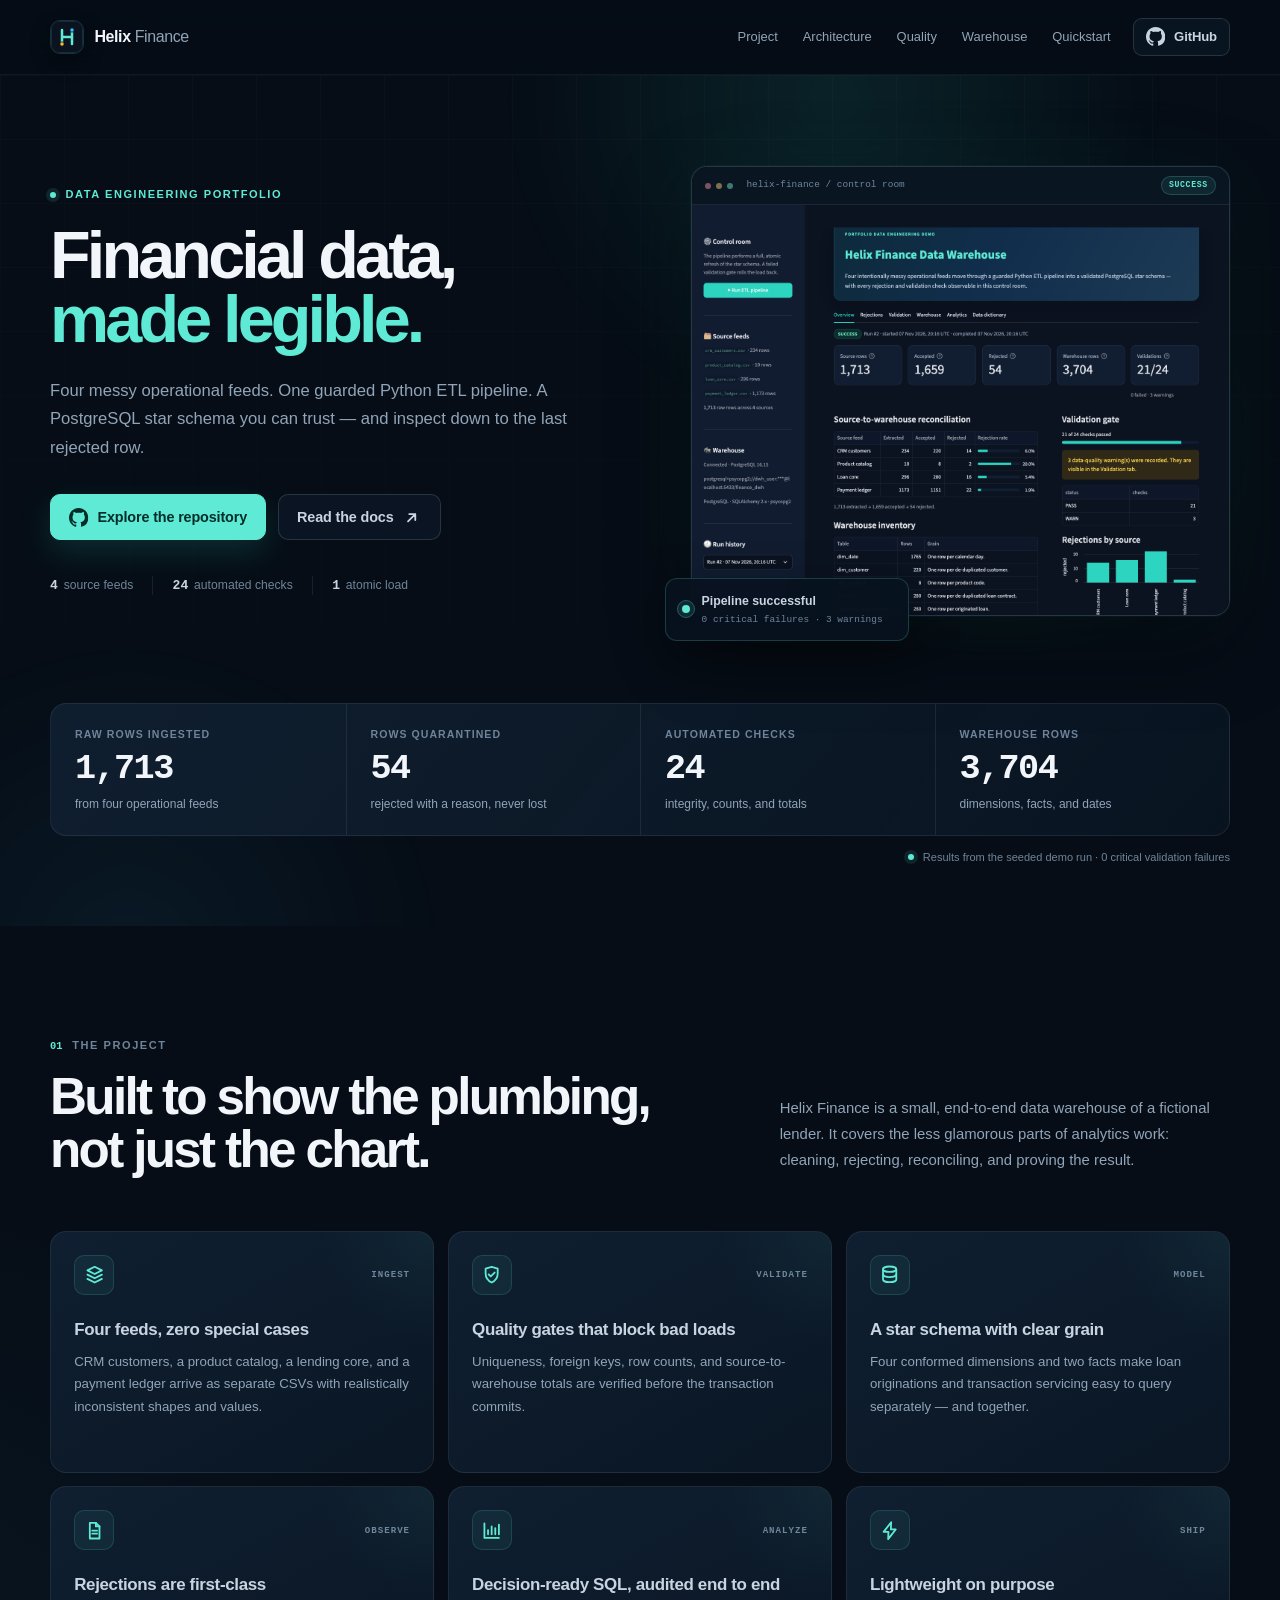
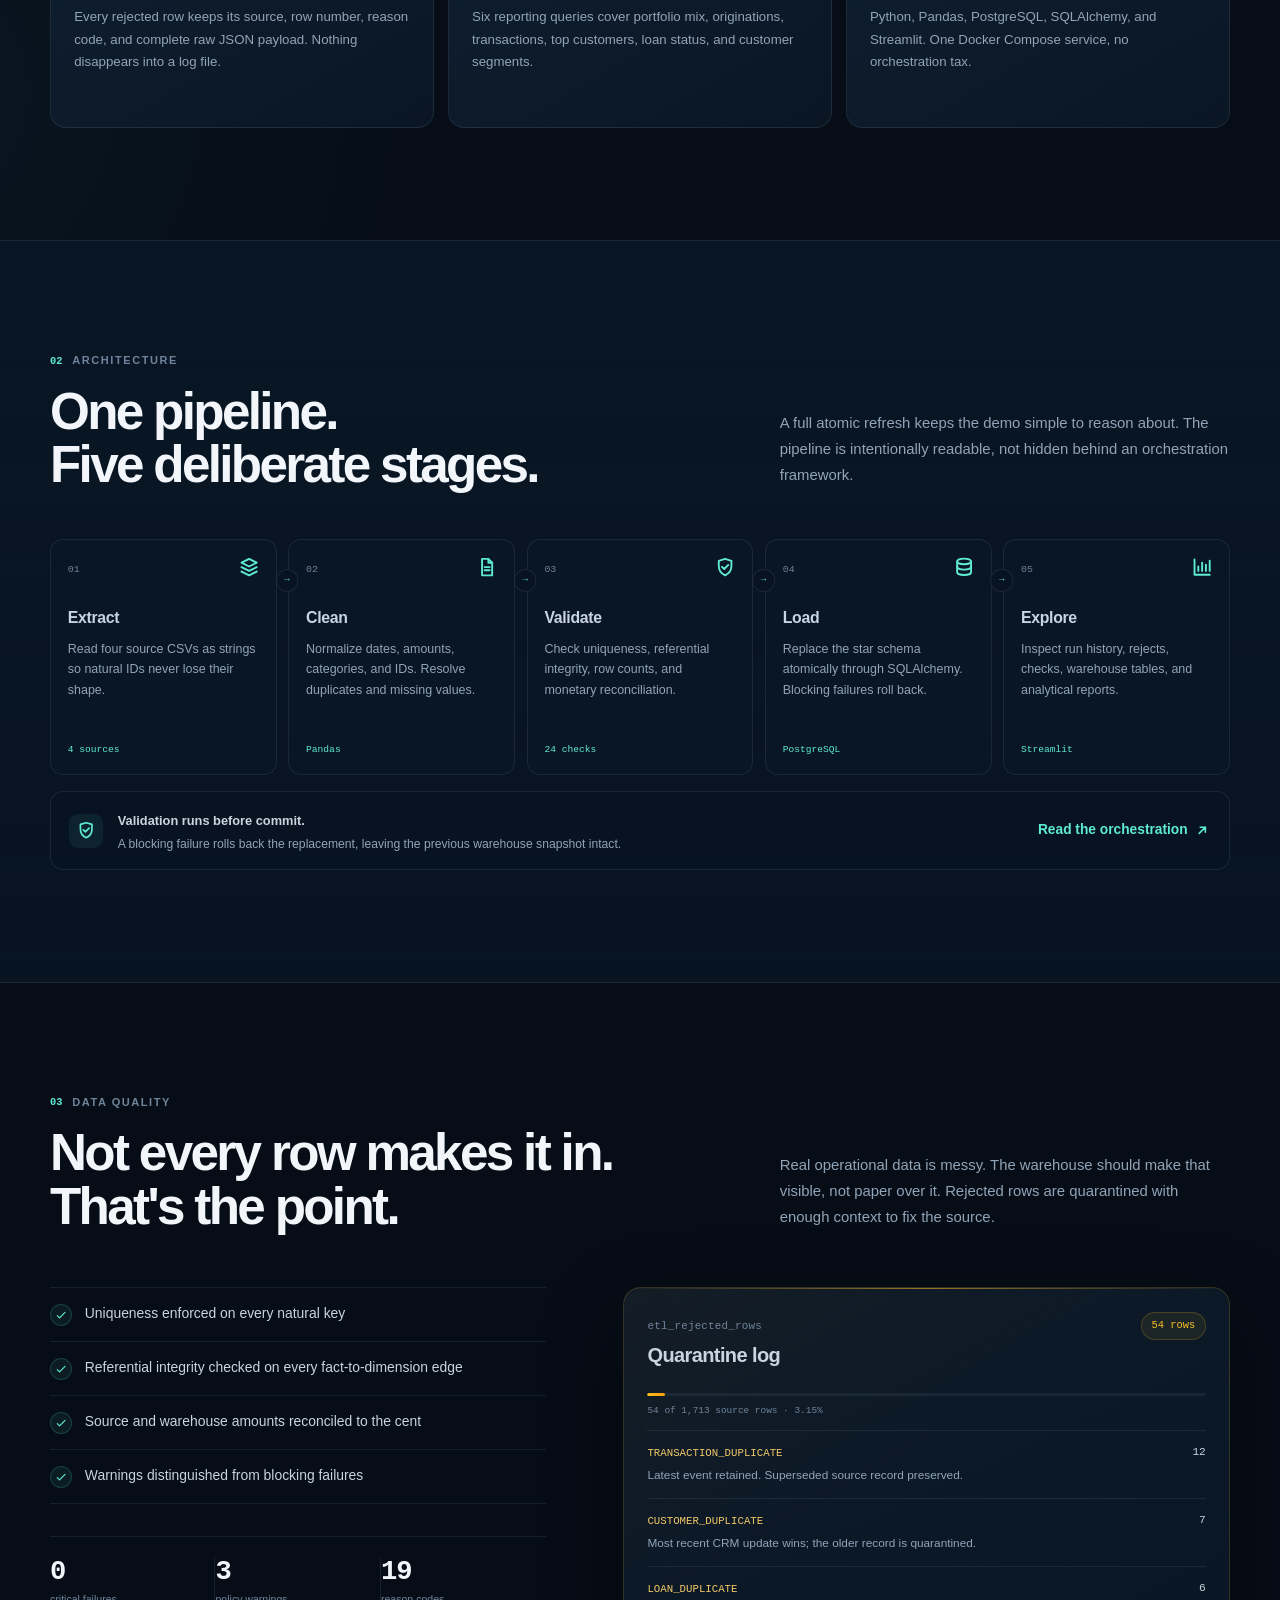
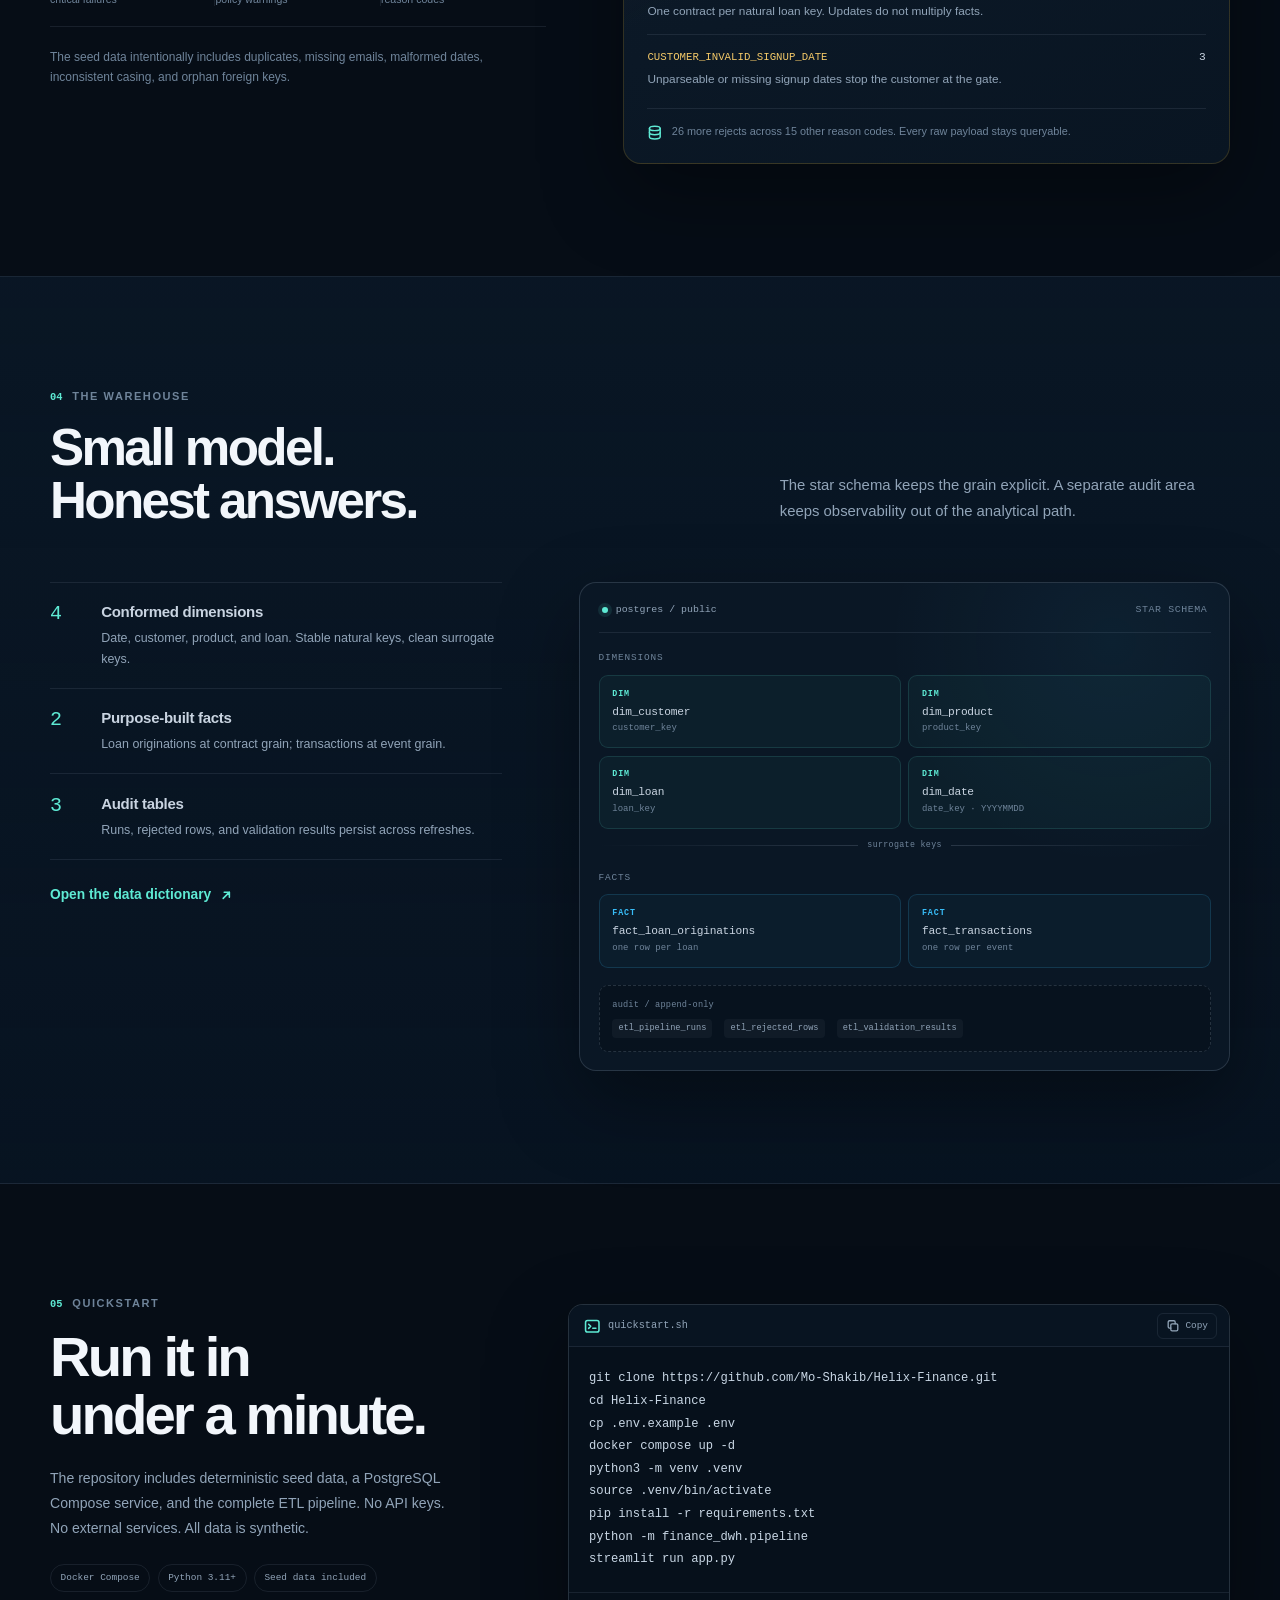
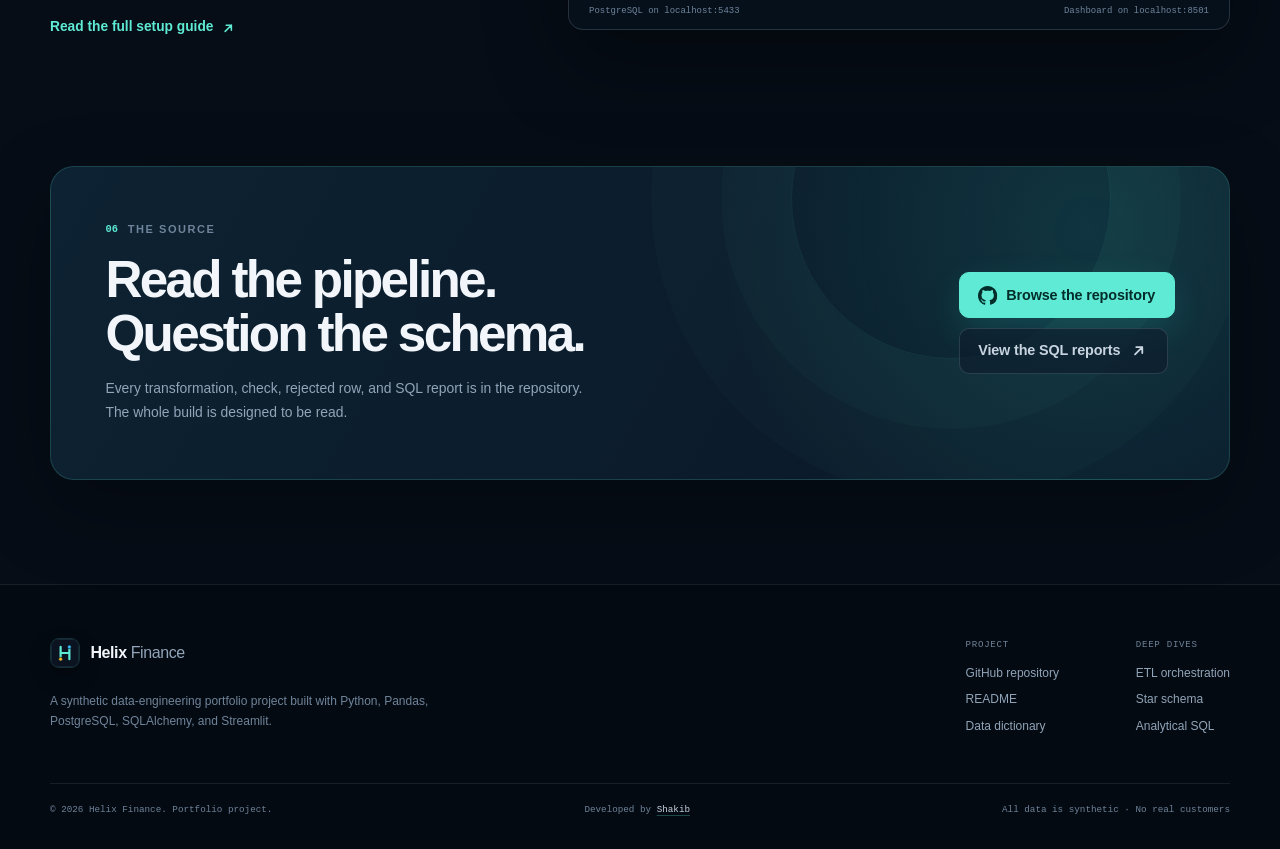
<file: landing/index.html>
<!DOCTYPE html>
<html lang="en">
  <head>
    <meta charset="utf-8">
    <meta name="viewport" content="width=device-width, initial-scale=1">
    <meta name="theme-color" content="#060d16">
    <title>Helix Finance — A Mini Data Warehouse &amp; ETL Pipeline</title>
    <meta
      name="description"
      content="A portfolio data-engineering project that turns four messy financial data feeds into a validated PostgreSQL star schema, with a complete audit trail and a Streamlit control room."
    >
    <meta property="og:type" content="website">
    <meta property="og:title" content="Helix Finance — Financial data, made legible">
    <meta
      property="og:description"
      content="Four noisy CSV feeds. One guarded Python ETL pipeline. A PostgreSQL star schema you can inspect down to the last rejected row."
    >
    <meta property="og:image" content="https://raw.githubusercontent.com/Mo-Shakib/Helix-Finance/main/docs/dashboard.png">
    <meta property="og:image:alt" content="Helix Finance data warehouse dashboard">
    <meta name="twitter:card" content="summary_large_image">
    <meta name="twitter:image" content="https://raw.githubusercontent.com/Mo-Shakib/Helix-Finance/main/docs/dashboard.png">
    <link rel="icon" href="assets/favicon.svg" type="image/svg+xml">
    <link rel="manifest" href="site.webmanifest">
    <link rel="stylesheet" href="styles.css">
    <script src="script.js" defer></script>
  </head>
  <body>
    <a class="skip-link" href="#main">Skip to content</a>

    <svg class="svg-sprite" aria-hidden="true" xmlns="http://www.w3.org/2000/svg">
      <symbol id="icon-arrow-up-right" viewBox="0 0 16 16">
        <path d="M5 11 11 5M6 5h5v5" />
      </symbol>
      <symbol id="icon-arrow-right" viewBox="0 0 16 16">
        <path d="M3 8h10M9 4l4 4-4 4" />
      </symbol>
      <symbol id="icon-github" viewBox="0 0 16 16">
        <path
          fill="currentColor"
          stroke="none"
          d="M8 0C3.58 0 0 3.58 0 8c0 3.54 2.29 6.53 5.47 7.59.4.07.55-.17.55-.38 0-.19-.01-.82-.01-1.49-2.01.37-2.53-.49-2.69-.94-.09-.23-.48-.94-.82-1.13-.28-.15-.68-.52-.01-.53.63-.01 1.08.58 1.23.82.72 1.21 1.87.87 2.33.66.07-.52.28-.87.51-1.07-1.78-.2-3.64-.89-3.64-3.95 0-.87.31-1.59.82-2.15-.08-.2-.36-1.02.08-2.12 0 0 .67-.21 2.2.82.64-.18 1.32-.27 2-.27s1.36.09 2 .27c1.53-1.04 2.2-.82 2.2-.82.44 1.1.16 1.92.08 2.12.51.56.82 1.28.82 2.15 0 3.07-1.87 3.75-3.65 3.95.29.25.54.73.54 1.48 0 1.07-.01 1.93-.01 2.2 0 .21.15.46.55.38A8.012 8.012 0 0 0 16 8c0-4.42-3.58-8-8-8Z"
        />
      </symbol>
      <symbol id="icon-check" viewBox="0 0 16 16">
        <path d="m3 8.5 3 3 7-7" />
      </symbol>
      <symbol id="icon-layers" viewBox="0 0 16 16">
        <path d="m8 1.5 6 3-6 3-6-3 6-3Z" />
        <path d="m2 8 6 3 6-3M2 11.5l6 3 6-3" />
      </symbol>
      <symbol id="icon-database" viewBox="0 0 16 16">
        <ellipse cx="8" cy="3.5" rx="5.5" ry="2.25" />
        <path d="M2.5 3.5v4.25c0 1.24 2.46 2.25 5.5 2.25s5.5-1.01 5.5-2.25V3.5" />
        <path d="M2.5 7.75v4.25c0 1.24 2.46 2.25 5.5 2.25s5.5-1.01 5.5-2.25V7.75" />
      </symbol>
      <symbol id="icon-shield" viewBox="0 0 16 16">
        <path d="M8 1.5 13 3v4.1c0 3.3-2.08 6.09-5 7.4-2.92-1.31-5-4.1-5-7.4V3l5-1.5Z" />
        <path d="m5.5 7.75 1.75 1.75 3.25-3.25" />
      </symbol>
      <symbol id="icon-chart" viewBox="0 0 16 16">
        <path d="M2 14V2M2 14h12" />
        <path d="M5 11V7.5M8 11V4.5M11 11V6M14 11V3" />
      </symbol>
      <symbol id="icon-file" viewBox="0 0 16 16">
        <path d="M4 1.5h5l3 3v10H4v-13Z" />
        <path d="M9 1.5v3h3M6 8h4M6 10.5h4" />
      </symbol>
      <symbol id="icon-bolt" viewBox="0 0 16 16">
        <path d="M9.25 1 3 9h4l-.25 6L13 7H9l.25-6Z" />
      </symbol>
      <symbol id="icon-copy" viewBox="0 0 16 16">
        <rect x="5.5" y="5.5" width="8" height="8" rx="1.5" />
        <path d="M10.5 5.5v-2a1.5 1.5 0 0 0-1.5-1.5H4a1.5 1.5 0 0 0-1.5 1.5V9A1.5 1.5 0 0 0 4 10.5h1.5" />
      </symbol>
      <symbol id="icon-terminal" viewBox="0 0 16 16">
        <rect x="1.5" y="2.5" width="13" height="11" rx="2" />
        <path d="m4.5 6 2 2-2 2M8.5 10h3" />
      </symbol>
    </svg>

    <header class="site-header" data-site-header>
      <div class="container nav">
        <a class="brand" href="#top" aria-label="Helix Finance home">
          <img class="brand__mark" src="assets/favicon.svg" width="34" height="34" alt="">
          <span class="brand__name">Helix <span>Finance</span></span>
        </a>

        <nav class="nav__links" aria-label="Primary navigation">
          <a href="#project">Project</a>
          <a href="#architecture">Architecture</a>
          <a href="#quality">Quality</a>
          <a href="#warehouse">Warehouse</a>
          <a href="#quickstart">Quickstart</a>
        </nav>

        <a
          class="button button--compact button--outline"
          href="https://github.com/Mo-Shakib/Helix-Finance"
          target="_blank"
          rel="noopener noreferrer"
        >
          <svg class="icon" aria-hidden="true"><use href="#icon-github"></use></svg>
          GitHub
        </a>
      </div>
    </header>

    <main id="main">
      <section class="hero" id="top" aria-labelledby="hero-title">
        <div class="hero__grid-bg" aria-hidden="true"></div>
        <div class="hero__glow hero__glow--one" aria-hidden="true"></div>
        <div class="hero__glow hero__glow--two" aria-hidden="true"></div>

        <div class="container hero__layout">
          <div class="hero__copy">
            <p class="eyebrow">
              <span class="eyebrow__dot" aria-hidden="true"></span>
              Data engineering portfolio
            </p>
            <h1 id="hero-title">Financial data,<br><span>made legible.</span></h1>
            <p class="hero__lede">
              Four messy operational feeds. One guarded Python ETL pipeline.
              A PostgreSQL star schema you can trust — and inspect down to the
              last rejected row.
            </p>

            <div class="hero__actions">
              <a
                class="button button--primary"
                href="https://github.com/Mo-Shakib/Helix-Finance"
                target="_blank"
                rel="noopener noreferrer"
              >
                <svg class="icon" aria-hidden="true"><use href="#icon-github"></use></svg>
                Explore the repository
              </a>
              <a
                class="button button--outline"
                href="https://github.com/Mo-Shakib/Helix-Finance/blob/main/README.md"
                target="_blank"
                rel="noopener noreferrer"
              >
                Read the docs
                <svg class="icon" aria-hidden="true"><use href="#icon-arrow-up-right"></use></svg>
              </a>
            </div>

            <ul class="hero__meta" aria-label="Project highlights">
              <li><strong>4</strong> source feeds</li>
              <li><strong>24</strong> automated checks</li>
              <li><strong>1</strong> atomic load</li>
            </ul>
          </div>

          <div class="hero__visual">
            <div class="hero__visual-glow" aria-hidden="true"></div>
            <div class="browser-frame">
              <div class="browser-frame__bar">
                <span class="window-dots" aria-hidden="true"><i></i><i></i><i></i></span>
                <span class="browser-frame__url">helix-finance / control room</span>
                <span class="browser-frame__badge">SUCCESS</span>
              </div>
              <div class="browser-frame__shot">
                <img
                  src="assets/dashboard.png"
                  width="1440"
                  height="1100"
                  alt="Helix Finance dashboard with pipeline metrics, validation status, source reconciliation, and warehouse inventory."
                  fetchpriority="high"
                >
              </div>
            </div>
            <div class="floating-status">
              <span class="floating-status__pulse" aria-hidden="true"></span>
              <span>
                <strong>Pipeline successful</strong>
                <small>0 critical failures · 3 warnings</small>
              </span>
            </div>
          </div>
        </div>

        <div class="container">
          <dl class="metrics">
            <div class="metric">
              <dt>Raw rows ingested</dt>
              <dd>
                <span class="metric__value">1,713</span>
                <span class="metric__caption">from four operational feeds</span>
              </dd>
            </div>
            <div class="metric">
              <dt>Rows quarantined</dt>
              <dd>
                <span class="metric__value">54</span>
                <span class="metric__caption">rejected with a reason, never lost</span>
              </dd>
            </div>
            <div class="metric">
              <dt>Automated checks</dt>
              <dd>
                <span class="metric__value">24</span>
                <span class="metric__caption">integrity, counts, and totals</span>
              </dd>
            </div>
            <div class="metric">
              <dt>Warehouse rows</dt>
              <dd>
                <span class="metric__value">3,704</span>
                <span class="metric__caption">dimensions, facts, and dates</span>
              </dd>
            </div>
          </dl>
          <p class="metrics__note">
            <span class="status-dot" aria-hidden="true"></span>
            Results from the seeded demo run · 0 critical validation failures
          </p>
        </div>
      </section>

      <section class="section" id="project" aria-labelledby="project-title">
        <div class="container">
          <div class="section-heading">
            <div>
              <p class="kicker"><span>01</span> The project</p>
              <h2 id="project-title">Built to show the plumbing,<br>not just the chart.</h2>
            </div>
            <p class="section-heading__intro">
              Helix Finance is a small, end-to-end data warehouse of a fictional
              lender. It covers the less glamorous parts of analytics work:
              cleaning, rejecting, reconciling, and proving the result.
            </p>
          </div>

          <div class="feature-grid">
            <article class="feature">
              <div class="feature__top">
                <span class="feature__icon"><svg class="icon" aria-hidden="true"><use href="#icon-layers"></use></svg></span>
                <span class="feature__tag">Ingest</span>
              </div>
              <h3>Four feeds, zero special cases</h3>
              <p>
                CRM customers, a product catalog, a lending core, and a payment
                ledger arrive as separate CSVs with realistically inconsistent
                shapes and values.
              </p>
            </article>

            <article class="feature">
              <div class="feature__top">
                <span class="feature__icon"><svg class="icon" aria-hidden="true"><use href="#icon-shield"></use></svg></span>
                <span class="feature__tag">Validate</span>
              </div>
              <h3>Quality gates that block bad loads</h3>
              <p>
                Uniqueness, foreign keys, row counts, and source-to-warehouse
                totals are verified before the transaction commits.
              </p>
            </article>

            <article class="feature">
              <div class="feature__top">
                <span class="feature__icon"><svg class="icon" aria-hidden="true"><use href="#icon-database"></use></svg></span>
                <span class="feature__tag">Model</span>
              </div>
              <h3>A star schema with clear grain</h3>
              <p>
                Four conformed dimensions and two facts make loan originations
                and transaction servicing easy to query separately — and together.
              </p>
            </article>

            <article class="feature">
              <div class="feature__top">
                <span class="feature__icon"><svg class="icon" aria-hidden="true"><use href="#icon-file"></use></svg></span>
                <span class="feature__tag">Observe</span>
              </div>
              <h3>Rejections are first-class</h3>
              <p>
                Every rejected row keeps its source, row number, reason code, and
                complete raw JSON payload. Nothing disappears into a log file.
              </p>
            </article>

            <article class="feature">
              <div class="feature__top">
                <span class="feature__icon"><svg class="icon" aria-hidden="true"><use href="#icon-chart"></use></svg></span>
                <span class="feature__tag">Analyze</span>
              </div>
              <h3>Decision-ready SQL, audited end to end</h3>
              <p>
                Six reporting queries cover portfolio mix, originations,
                transactions, top customers, loan status, and customer segments.
              </p>
            </article>

            <article class="feature">
              <div class="feature__top">
                <span class="feature__icon"><svg class="icon" aria-hidden="true"><use href="#icon-bolt"></use></svg></span>
                <span class="feature__tag">Ship</span>
              </div>
              <h3>Lightweight on purpose</h3>
              <p>
                Python, Pandas, PostgreSQL, SQLAlchemy, and Streamlit. One Docker
                Compose service, no orchestration tax.
              </p>
            </article>
          </div>
        </div>
      </section>

      <section class="section section--band" id="architecture" aria-labelledby="architecture-title">
        <div class="container">
          <div class="section-heading section-heading--compact">
            <div>
              <p class="kicker"><span>02</span> Architecture</p>
              <h2 id="architecture-title">One pipeline.<br>Five deliberate stages.</h2>
            </div>
            <p class="section-heading__intro">
              A full atomic refresh keeps the demo simple to reason about. The
              pipeline is intentionally readable, not hidden behind an
              orchestration framework.
            </p>
          </div>

          <ol class="pipeline" aria-label="ETL pipeline stages">
            <li class="stage">
              <div class="stage__top">
                <span class="stage__number">01</span>
                <span class="stage__icon"><svg class="icon" aria-hidden="true"><use href="#icon-layers"></use></svg></span>
              </div>
              <h3>Extract</h3>
              <p>Read four source CSVs as strings so natural IDs never lose their shape.</p>
              <span class="stage__meta">4 sources</span>
            </li>
            <li class="stage">
              <div class="stage__top">
                <span class="stage__number">02</span>
                <span class="stage__icon"><svg class="icon" aria-hidden="true"><use href="#icon-file"></use></svg></span>
              </div>
              <h3>Clean</h3>
              <p>Normalize dates, amounts, categories, and IDs. Resolve duplicates and missing values.</p>
              <span class="stage__meta">Pandas</span>
            </li>
            <li class="stage">
              <div class="stage__top">
                <span class="stage__number">03</span>
                <span class="stage__icon"><svg class="icon" aria-hidden="true"><use href="#icon-shield"></use></svg></span>
              </div>
              <h3>Validate</h3>
              <p>Check uniqueness, referential integrity, row counts, and monetary reconciliation.</p>
              <span class="stage__meta">24 checks</span>
            </li>
            <li class="stage">
              <div class="stage__top">
                <span class="stage__number">04</span>
                <span class="stage__icon"><svg class="icon" aria-hidden="true"><use href="#icon-database"></use></svg></span>
              </div>
              <h3>Load</h3>
              <p>Replace the star schema atomically through SQLAlchemy. Blocking failures roll back.</p>
              <span class="stage__meta">PostgreSQL</span>
            </li>
            <li class="stage">
              <div class="stage__top">
                <span class="stage__number">05</span>
                <span class="stage__icon"><svg class="icon" aria-hidden="true"><use href="#icon-chart"></use></svg></span>
              </div>
              <h3>Explore</h3>
              <p>Inspect run history, rejects, checks, warehouse tables, and analytical reports.</p>
              <span class="stage__meta">Streamlit</span>
            </li>
          </ol>

          <div class="integrity-note">
            <span class="integrity-note__icon">
              <svg class="icon" aria-hidden="true"><use href="#icon-shield"></use></svg>
            </span>
            <div>
              <strong>Validation runs before commit.</strong>
              <p>A blocking failure rolls back the replacement, leaving the previous warehouse snapshot intact.</p>
            </div>
            <a
              class="text-link"
              href="https://github.com/Mo-Shakib/Helix-Finance/blob/main/finance_dwh/pipeline.py"
              target="_blank"
              rel="noopener noreferrer"
            >
              Read the orchestration
              <svg class="icon" aria-hidden="true"><use href="#icon-arrow-up-right"></use></svg>
            </a>
          </div>
        </div>
      </section>

      <section class="section" id="quality" aria-labelledby="quality-title">
        <div class="container">
          <div class="section-heading">
            <div>
              <p class="kicker"><span>03</span> Data quality</p>
              <h2 id="quality-title">Not every row makes it in.<br>That's the point.</h2>
            </div>
            <p class="section-heading__intro">
              Real operational data is messy. The warehouse should make that
              visible, not paper over it. Rejected rows are quarantined with
              enough context to fix the source.
            </p>
          </div>

          <div class="quality-layout">
            <div class="quality-copy">
              <ul class="checklist">
                <li>
                  <span class="checklist__mark"><svg class="icon" aria-hidden="true"><use href="#icon-check"></use></svg></span>
                  <span>Uniqueness enforced on every natural key</span>
                </li>
                <li>
                  <span class="checklist__mark"><svg class="icon" aria-hidden="true"><use href="#icon-check"></use></svg></span>
                  <span>Referential integrity checked on every fact-to-dimension edge</span>
                </li>
                <li>
                  <span class="checklist__mark"><svg class="icon" aria-hidden="true"><use href="#icon-check"></use></svg></span>
                  <span>Source and warehouse amounts reconciled to the cent</span>
                </li>
                <li>
                  <span class="checklist__mark"><svg class="icon" aria-hidden="true"><use href="#icon-check"></use></svg></span>
                  <span>Warnings distinguished from blocking failures</span>
                </li>
              </ul>

              <div class="quality-stats">
                <div>
                  <strong>0</strong>
                  <span>critical failures</span>
                </div>
                <div>
                  <strong>3</strong>
                  <span>policy warnings</span>
                </div>
                <div>
                  <strong>19</strong>
                  <span>reason codes</span>
                </div>
              </div>

              <p class="quality-caption">
                The seed data intentionally includes duplicates, missing emails,
                malformed dates, inconsistent casing, and orphan foreign keys.
              </p>
            </div>

            <aside class="quarantine" aria-label="Rejected row summary">
              <div class="quarantine__header">
                <div>
                  <span class="mono-label">etl_rejected_rows</span>
                  <h3>Quarantine log</h3>
                </div>
                <span class="quarantine__count">54 rows</span>
              </div>

              <div class="quarantine__meter">
                <span></span>
              </div>
              <p class="quarantine__meter-label">54 of 1,713 source rows · 3.15%</p>

              <ul class="reject-list">
                <li>
                  <div class="reject-list__row">
                    <code>TRANSACTION_DUPLICATE</code>
                    <span>12</span>
                  </div>
                  <p>Latest event retained. Superseded source record preserved.</p>
                </li>
                <li>
                  <div class="reject-list__row">
                    <code>CUSTOMER_DUPLICATE</code>
                    <span>7</span>
                  </div>
                  <p>Most recent CRM update wins; the older record is quarantined.</p>
                </li>
                <li>
                  <div class="reject-list__row">
                    <code>LOAN_DUPLICATE</code>
                    <span>6</span>
                  </div>
                  <p>One contract per natural loan key. Updates do not multiply facts.</p>
                </li>
                <li>
                  <div class="reject-list__row">
                    <code>CUSTOMER_INVALID_SIGNUP_DATE</code>
                    <span>3</span>
                  </div>
                  <p>Unparseable or missing signup dates stop the customer at the gate.</p>
                </li>
              </ul>

              <div class="quarantine__footer">
                <svg class="icon" aria-hidden="true"><use href="#icon-database"></use></svg>
                <span>26 more rejects across 15 other reason codes. Every raw payload stays queryable.</span>
              </div>
            </aside>
          </div>
        </div>
      </section>

      <section class="section section--band" id="warehouse" aria-labelledby="warehouse-title">
        <div class="container">
          <div class="section-heading">
            <div>
              <p class="kicker"><span>04</span> The warehouse</p>
              <h2 id="warehouse-title">Small model.<br>Honest answers.</h2>
            </div>
            <p class="section-heading__intro">
              The star schema keeps the grain explicit. A separate audit area
              keeps observability out of the analytical path.
            </p>
          </div>

          <div class="warehouse-layout">
            <div class="warehouse-copy">
              <div class="warehouse-stat">
                <span class="warehouse-stat__number">4</span>
                <div>
                  <h3>Conformed dimensions</h3>
                  <p>Date, customer, product, and loan. Stable natural keys, clean surrogate keys.</p>
                </div>
              </div>
              <div class="warehouse-stat">
                <span class="warehouse-stat__number">2</span>
                <div>
                  <h3>Purpose-built facts</h3>
                  <p>Loan originations at contract grain; transactions at event grain.</p>
                </div>
              </div>
              <div class="warehouse-stat">
                <span class="warehouse-stat__number">3</span>
                <div>
                  <h3>Audit tables</h3>
                  <p>Runs, rejected rows, and validation results persist across refreshes.</p>
                </div>
              </div>

              <a
                class="text-link"
                href="https://github.com/Mo-Shakib/Helix-Finance/blob/main/docs/data_dictionary.md"
                target="_blank"
                rel="noopener noreferrer"
              >
                Open the data dictionary
                <svg class="icon" aria-hidden="true"><use href="#icon-arrow-up-right"></use></svg>
              </a>
            </div>

            <div class="schema-board">
              <div class="schema-board__bar">
                <span><span class="status-dot" aria-hidden="true"></span> postgres / public</span>
                <span class="schema-board__bar-label">star schema</span>
              </div>

              <p class="schema-board__label">Dimensions</p>
              <div class="schema-dims">
                <div class="schema-node">
                  <span class="schema-node__kind">DIM</span>
                  <strong>dim_customer</strong>
                  <small>customer_key</small>
                </div>
                <div class="schema-node">
                  <span class="schema-node__kind">DIM</span>
                  <strong>dim_product</strong>
                  <small>product_key</small>
                </div>
                <div class="schema-node">
                  <span class="schema-node__kind">DIM</span>
                  <strong>dim_loan</strong>
                  <small>loan_key</small>
                </div>
                <div class="schema-node">
                  <span class="schema-node__kind">DIM</span>
                  <strong>dim_date</strong>
                  <small>date_key · YYYYMMDD</small>
                </div>
              </div>

              <div class="schema-join">
                <span aria-hidden="true"></span>
                <em>surrogate keys</em>
                <span aria-hidden="true"></span>
              </div>

              <p class="schema-board__label">Facts</p>
              <div class="schema-facts">
                <div class="schema-node schema-node--fact">
                  <span class="schema-node__kind">FACT</span>
                  <strong>fact_loan_originations</strong>
                  <small>one row per loan</small>
                </div>
                <div class="schema-node schema-node--fact">
                  <span class="schema-node__kind">FACT</span>
                  <strong>fact_transactions</strong>
                  <small>one row per event</small>
                </div>
              </div>

              <div class="schema-audit">
                <span class="mono-label">audit / append-only</span>
                <span>etl_pipeline_runs</span>
                <span>etl_rejected_rows</span>
                <span>etl_validation_results</span>
              </div>
            </div>
          </div>
        </div>
      </section>

      <section class="section" id="quickstart" aria-labelledby="quickstart-title">
        <div class="container quickstart">
          <div class="quickstart__copy">
            <p class="kicker"><span>05</span> Quickstart</p>
            <h2 id="quickstart-title">Run it in<br>under a minute.</h2>
            <p>
              The repository includes deterministic seed data, a PostgreSQL
              Compose service, and the complete ETL pipeline. No API keys. No
              external services. All data is synthetic.
            </p>
            <ul class="quick-facts">
              <li>Docker Compose</li>
              <li>Python 3.11+</li>
              <li>Seed data included</li>
            </ul>
            <a
              class="text-link"
              href="https://github.com/Mo-Shakib/Helix-Finance/blob/main/README.md"
              target="_blank"
              rel="noopener noreferrer"
            >
              Read the full setup guide
              <svg class="icon" aria-hidden="true"><use href="#icon-arrow-up-right"></use></svg>
            </a>
          </div>

          <div class="terminal">
            <div class="terminal__bar">
              <span class="terminal__title">
                <svg class="icon" aria-hidden="true"><use href="#icon-terminal"></use></svg>
                quickstart.sh
              </span>
              <button class="copy-button" type="button" data-copy-target="quickstart-code">
                <svg class="icon" aria-hidden="true"><use href="#icon-copy"></use></svg>
                <span>Copy</span>
              </button>
            </div>
            <pre><code id="quickstart-code">git clone https://github.com/Mo-Shakib/Helix-Finance.git
cd Helix-Finance
cp .env.example .env
docker compose up -d
python3 -m venv .venv
source .venv/bin/activate
pip install -r requirements.txt
python -m finance_dwh.pipeline
streamlit run app.py</code></pre>
            <div class="terminal__footer">
              <span>PostgreSQL on localhost:5433</span>
              <span>Dashboard on localhost:8501</span>
            </div>
            <span class="sr-only" role="status" aria-live="polite" data-copy-status></span>
          </div>
        </div>
      </section>

      <section class="cta" aria-labelledby="cta-title">
        <div class="container">
          <div class="cta__panel">
            <div class="cta__glow" aria-hidden="true"></div>
            <div class="cta__copy">
              <p class="kicker"><span>06</span> The source</p>
              <h2 id="cta-title">Read the pipeline.<br>Question the schema.</h2>
              <p>
                Every transformation, check, rejected row, and SQL report is in
                the repository. The whole build is designed to be read.
              </p>
            </div>
            <div class="cta__actions">
              <a
                class="button button--primary"
                href="https://github.com/Mo-Shakib/Helix-Finance"
                target="_blank"
                rel="noopener noreferrer"
              >
                <svg class="icon" aria-hidden="true"><use href="#icon-github"></use></svg>
                Browse the repository
              </a>
              <a
                class="button button--outline"
                href="https://github.com/Mo-Shakib/Helix-Finance/blob/main/sql/analytics_queries.sql"
                target="_blank"
                rel="noopener noreferrer"
              >
                View the SQL reports
                <svg class="icon" aria-hidden="true"><use href="#icon-arrow-up-right"></use></svg>
              </a>
            </div>
          </div>
        </div>
      </section>
    </main>

    <footer class="site-footer">
      <div class="container footer__grid">
        <div class="footer__brand">
          <a class="brand" href="#top" aria-label="Back to top">
            <img class="brand__mark" src="assets/favicon.svg" width="30" height="30" alt="">
            <span class="brand__name">Helix <span>Finance</span></span>
          </a>
          <p>A synthetic data-engineering portfolio project built with Python, Pandas, PostgreSQL, SQLAlchemy, and Streamlit.</p>
        </div>

        <nav class="footer__links" aria-label="Footer navigation">
          <div>
            <span class="footer__label">Project</span>
            <a href="https://github.com/Mo-Shakib/Helix-Finance" target="_blank" rel="noopener noreferrer">GitHub repository</a>
            <a href="https://github.com/Mo-Shakib/Helix-Finance/blob/main/README.md" target="_blank" rel="noopener noreferrer">README</a>
            <a href="https://github.com/Mo-Shakib/Helix-Finance/blob/main/docs/data_dictionary.md" target="_blank" rel="noopener noreferrer">Data dictionary</a>
          </div>
          <div>
            <span class="footer__label">Deep dives</span>
            <a href="https://github.com/Mo-Shakib/Helix-Finance/blob/main/finance_dwh/pipeline.py" target="_blank" rel="noopener noreferrer">ETL orchestration</a>
            <a href="https://github.com/Mo-Shakib/Helix-Finance/blob/main/finance_dwh/schema.py" target="_blank" rel="noopener noreferrer">Star schema</a>
            <a href="https://github.com/Mo-Shakib/Helix-Finance/blob/main/sql/analytics_queries.sql" target="_blank" rel="noopener noreferrer">Analytical SQL</a>
          </div>
        </nav>
      </div>

      <div class="container footer__bottom">
        <span>© <span data-current-year>2026</span> Helix Finance. Portfolio project.</span>
        <span class="footer__credit">
          Developed by
          <a href="https://shakibmolla.com/" target="_blank" rel="noopener noreferrer">
            Shakib<span class="sr-only"> (opens in a new tab)</span>
          </a>
        </span>
        <span>All data is synthetic · No real customers</span>
      </div>
    </footer>
  </body>
</html>
</file>
<file: landing/styles.css>
:root {
  --bg: #060d16;
  --bg-soft: #08121e;
  --band: #071321;
  --panel: #0c1928;
  --panel-raised: #102033;
  --panel-deep: #06101b;
  --text: #f2f6fb;
  --text-soft: #c9d4e1;
  --muted: #91a4b8;
  --muted-2: #6f849a;
  --teal: #5eead4;
  --teal-strong: #2dd4bf;
  --blue: #38bdf8;
  --amber: #fbbf24;
  --danger: #fb7185;
  --border: rgba(148, 163, 184, 0.13);
  --border-strong: rgba(148, 163, 184, 0.22);
  --font-sans: -apple-system, BlinkMacSystemFont, "SF Pro Display", "Segoe UI",
    Roboto, Helvetica, Arial, sans-serif;
  --font-mono: "SFMono-Regular", Consolas, "Liberation Mono", Menlo, monospace;
  --radius-sm: 10px;
  --radius-md: 16px;
  --radius-lg: 24px;
  --container: 1180px;
  --shadow: 0 30px 80px rgba(0, 0, 0, 0.36);
}

*,
*::before,
*::after {
  box-sizing: border-box;
}

html {
  scroll-behavior: smooth;
  scroll-padding-top: 96px;
}

body {
  margin: 0;
  min-width: 320px;
  background:
    radial-gradient(circle at 82% -12%, rgba(45, 212, 191, 0.08), transparent 36rem),
    radial-gradient(circle at -8% 30%, rgba(56, 189, 248, 0.05), transparent 32rem),
    var(--bg);
  color: var(--text);
  font-family: var(--font-sans);
  font-size: 16px;
  line-height: 1.5;
  -webkit-font-smoothing: antialiased;
  text-rendering: optimizeLegibility;
  overflow-x: hidden;
}

::selection {
  background: rgba(94, 234, 212, 0.28);
  color: var(--text);
}

h1,
h2,
h3,
p,
dl,
dd,
figure {
  margin: 0;
}

ul,
ol {
  margin: 0;
  padding: 0;
  list-style: none;
}

a {
  color: inherit;
  text-decoration: none;
}

button {
  font: inherit;
}

img {
  display: block;
  max-width: 100%;
}

code,
pre {
  font-family: var(--font-mono);
}

:focus-visible {
  outline: 2px solid var(--teal);
  outline-offset: 4px;
  border-radius: 4px;
}

.container {
  width: min(var(--container), calc(100% - 48px));
  margin-inline: auto;
}

.svg-sprite {
  position: absolute;
  width: 0;
  height: 0;
  overflow: hidden;
}

.sr-only {
  position: absolute;
  width: 1px;
  height: 1px;
  padding: 0;
  margin: -1px;
  overflow: hidden;
  clip: rect(0, 0, 0, 0);
  white-space: nowrap;
  border: 0;
}

.clipboard-helper {
  position: fixed;
  top: -1000px;
  left: -1000px;
  width: 1px;
  height: 1px;
  opacity: 0;
  pointer-events: none;
}

.skip-link {
  position: fixed;
  top: 0.75rem;
  left: 0.75rem;
  z-index: 100;
  padding: 0.7rem 1rem;
  border-radius: 8px;
  background: var(--teal);
  color: #042f2e;
  font-weight: 700;
  transform: translateY(-160%);
  transition: transform 160ms ease;
}

.skip-link:focus {
  transform: translateY(0);
}

.icon {
  width: 1.15em;
  height: 1.15em;
  fill: none;
  stroke: currentColor;
  stroke-width: 1.5;
  stroke-linecap: round;
  stroke-linejoin: round;
  flex: 0 0 auto;
}

.mono-label {
  font-family: var(--font-mono);
  font-size: 0.68rem;
  letter-spacing: 0.02em;
  color: var(--muted-2);
}

.button {
  display: inline-flex;
  align-items: center;
  justify-content: center;
  gap: 0.55rem;
  min-height: 46px;
  padding: 0.72rem 1.15rem;
  border: 1px solid transparent;
  border-radius: var(--radius-sm);
  font-size: 0.9rem;
  font-weight: 650;
  line-height: 1.2;
  letter-spacing: -0.01em;
  white-space: nowrap;
  transition:
    transform 180ms ease,
    background-color 180ms ease,
    border-color 180ms ease,
    box-shadow 180ms ease;
}

.button:hover {
  transform: translateY(-1px);
}

.button .icon {
  font-size: 1.05rem;
}

.button--primary {
  background: var(--teal);
  border-color: var(--teal);
  color: #032d2a;
  box-shadow: 0 12px 32px rgba(45, 212, 191, 0.16);
}

.button--primary:hover {
  background: #7cf0dd;
  border-color: #7cf0dd;
  box-shadow: 0 16px 40px rgba(45, 212, 191, 0.22);
}

.button--outline {
  background: rgba(13, 27, 43, 0.62);
  border-color: var(--border-strong);
  color: var(--text-soft);
}

.button--outline:hover {
  background: rgba(20, 39, 58, 0.8);
  border-color: rgba(94, 234, 212, 0.4);
  color: var(--text);
}

.button--compact {
  min-height: 38px;
  padding: 0.5rem 0.75rem;
  font-size: 0.82rem;
  border-radius: 9px;
}

.text-link {
  display: inline-flex;
  align-items: center;
  gap: 0.4rem;
  color: var(--teal);
  font-size: 0.86rem;
  font-weight: 650;
}

.text-link .icon {
  font-size: 0.9rem;
  transition: transform 160ms ease;
}

.text-link:hover .icon {
  transform: translate(2px, -2px);
}

.status-dot {
  display: inline-block;
  width: 6px;
  height: 6px;
  border-radius: 50%;
  background: var(--teal);
  box-shadow: 0 0 0 4px rgba(94, 234, 212, 0.1);
}

/* Header */

.site-header {
  position: sticky;
  top: 0;
  z-index: 50;
  background: rgba(6, 13, 22, 0.66);
  border-bottom: 1px solid rgba(148, 163, 184, 0.08);
  backdrop-filter: blur(18px);
  -webkit-backdrop-filter: blur(18px);
  transition:
    background-color 180ms ease,
    border-color 180ms ease;
}

.site-header.is-scrolled {
  background: rgba(6, 13, 22, 0.9);
  border-bottom-color: var(--border);
}

.nav {
  display: flex;
  align-items: center;
  min-height: 74px;
  gap: 1rem;
}

.brand {
  display: inline-flex;
  align-items: center;
  gap: 0.65rem;
  flex: 0 0 auto;
}

.brand__mark {
  width: 34px;
  height: 34px;
  border-radius: 10px;
  border: 1px solid rgba(94, 234, 212, 0.18);
  box-shadow: 0 8px 20px rgba(0, 0, 0, 0.25);
}

.brand__name {
  font-size: 1rem;
  font-weight: 660;
  letter-spacing: -0.025em;
  color: var(--text);
}

.brand__name span {
  color: var(--muted);
  font-weight: 500;
}

.nav__links {
  display: flex;
  align-items: center;
  gap: 1.55rem;
  margin-left: auto;
  margin-right: 0.4rem;
}

.nav__links a {
  color: var(--muted);
  font-size: 0.81rem;
  font-weight: 500;
  transition: color 160ms ease;
}

.nav__links a:hover {
  color: var(--teal);
}

/* Hero */

.hero {
  position: relative;
  padding: 5.7rem 0 3.8rem;
  isolation: isolate;
  overflow: hidden;
}

.hero__grid-bg {
  position: absolute;
  inset: 0;
  z-index: -3;
  background-image:
    linear-gradient(rgba(148, 163, 184, 0.05) 1px, transparent 1px),
    linear-gradient(90deg, rgba(148, 163, 184, 0.05) 1px, transparent 1px);
  background-size: 64px 64px;
  mask-image: linear-gradient(to bottom, black 0%, transparent 80%);
  -webkit-mask-image: linear-gradient(to bottom, black 0%, transparent 80%);
  opacity: 0.6;
}

.hero__glow {
  position: absolute;
  z-index: -2;
  border-radius: 50%;
  filter: blur(8px);
  pointer-events: none;
}

.hero__glow--one {
  top: -20rem;
  right: 8%;
  width: 43rem;
  height: 43rem;
  background: radial-gradient(circle, rgba(45, 212, 191, 0.11), transparent 68%);
}

.hero__glow--two {
  bottom: -22rem;
  left: -12rem;
  width: 40rem;
  height: 40rem;
  background: radial-gradient(circle, rgba(56, 189, 248, 0.07), transparent 70%);
}

.hero__layout {
  display: grid;
  grid-template-columns: minmax(0, 1.04fr) minmax(0, 0.96fr);
  align-items: center;
  gap: clamp(2.4rem, 4.5vw, 4.8rem);
}

.eyebrow,
.kicker {
  display: flex;
  align-items: center;
  gap: 0.6rem;
  color: var(--teal);
  font-size: 0.69rem;
  font-weight: 700;
  letter-spacing: 0.14em;
  line-height: 1.4;
  text-transform: uppercase;
}

.eyebrow {
  margin-bottom: 1.35rem;
}

.eyebrow__dot {
  width: 6px;
  height: 6px;
  border-radius: 50%;
  background: var(--teal);
  box-shadow: 0 0 0 4px rgba(94, 234, 212, 0.11);
}

.hero h1 {
  max-width: 680px;
  font-size: clamp(3.2rem, 5.2vw, 4.9rem);
  font-weight: 650;
  line-height: 0.96;
  letter-spacing: -0.058em;
  color: var(--text);
  animation: rise-in 700ms cubic-bezier(0.22, 1, 0.36, 1) both;
}

.hero h1 span {
  color: var(--teal);
}

.hero__lede {
  max-width: 525px;
  margin-top: 1.55rem;
  color: var(--muted);
  font-size: 1.04rem;
  line-height: 1.72;
  animation: rise-in 700ms 80ms cubic-bezier(0.22, 1, 0.36, 1) both;
}

.hero__actions {
  display: flex;
  flex-wrap: wrap;
  gap: 0.7rem;
  margin-top: 2rem;
  animation: rise-in 700ms 150ms cubic-bezier(0.22, 1, 0.36, 1) both;
}

.hero__meta {
  display: flex;
  flex-wrap: wrap;
  gap: 0.75rem 1.2rem;
  margin-top: 2.2rem;
  animation: rise-in 700ms 220ms cubic-bezier(0.22, 1, 0.36, 1) both;
}

.hero__meta li {
  display: flex;
  align-items: baseline;
  gap: 0.36rem;
  padding-right: 1.2rem;
  border-right: 1px solid var(--border);
  color: var(--muted-2);
  font-size: 0.76rem;
}

.hero__meta li:last-child {
  padding-right: 0;
  border-right: 0;
}

.hero__meta strong {
  color: var(--text-soft);
  font-family: var(--font-mono);
  font-size: 0.82rem;
  font-weight: 600;
}

.hero__visual {
  position: relative;
  width: 100%;
  max-width: 590px;
  justify-self: end;
  animation: soft-in 900ms 160ms cubic-bezier(0.22, 1, 0.36, 1) both;
}

.hero__visual-glow {
  position: absolute;
  inset: 10% -8% -12% 8%;
  z-index: -1;
  border-radius: 50%;
  background: radial-gradient(ellipse, rgba(45, 212, 191, 0.16), transparent 67%);
  filter: blur(22px);
}

.browser-frame {
  position: relative;
  overflow: hidden;
  background: var(--panel);
  border: 1px solid rgba(148, 163, 184, 0.2);
  border-radius: 16px;
  box-shadow:
    var(--shadow),
    0 0 0 1px rgba(94, 234, 212, 0.04),
    0 0 90px rgba(45, 212, 191, 0.06);
}

.browser-frame__bar {
  display: flex;
  align-items: center;
  gap: 0.85rem;
  height: 38px;
  padding: 0 0.8rem;
  background: #0a1522;
  border-bottom: 1px solid var(--border);
}

.window-dots {
  display: inline-flex;
  gap: 5px;
}

.window-dots i {
  display: block;
  width: 6px;
  height: 6px;
  border-radius: 50%;
  background: #34475b;
}

.window-dots i:first-child {
  background: #7e5360;
}

.window-dots i:nth-child(2) {
  background: #7d7149;
}

.window-dots i:last-child {
  background: #3e796f;
}

.browser-frame__url {
  overflow: hidden;
  color: var(--muted-2);
  font-family: var(--font-mono);
  font-size: 0.59rem;
  text-overflow: ellipsis;
  white-space: nowrap;
}

.browser-frame__badge {
  margin-left: auto;
  padding: 0.18rem 0.45rem;
  border: 1px solid rgba(94, 234, 212, 0.2);
  border-radius: 999px;
  background: rgba(94, 234, 212, 0.08);
  color: var(--teal);
  font-family: var(--font-mono);
  font-size: 0.51rem;
  font-weight: 700;
  letter-spacing: 0.08em;
}

.browser-frame__shot {
  background: #0b1220;
}

.browser-frame__shot img {
  width: 100%;
  height: auto;
  aspect-ratio: 1440 / 1100;
  object-fit: cover;
  object-position: top center;
}

.floating-status {
  position: absolute;
  bottom: -1.55rem;
  left: -1.65rem;
  display: flex;
  align-items: center;
  gap: 0.75rem;
  min-width: 244px;
  padding: 0.82rem 1rem;
  border: 1px solid rgba(94, 234, 212, 0.2);
  border-radius: 12px;
  background: rgba(8, 19, 31, 0.94);
  box-shadow: 0 18px 50px rgba(0, 0, 0, 0.38);
  backdrop-filter: blur(14px);
  -webkit-backdrop-filter: blur(14px);
}

.floating-status__pulse {
  position: relative;
  width: 8px;
  height: 8px;
  flex: 0 0 auto;
  border-radius: 50%;
  background: var(--teal);
  box-shadow: 0 0 0 4px rgba(94, 234, 212, 0.11);
}

.floating-status__pulse::after {
  position: absolute;
  inset: -5px;
  border: 1px solid rgba(94, 234, 212, 0.35);
  border-radius: inherit;
  content: "";
  animation: pulse-ring 2.4s ease-out infinite;
}

.floating-status strong,
.floating-status small {
  display: block;
}

.floating-status strong {
  color: var(--text-soft);
  font-size: 0.77rem;
  font-weight: 650;
}

.floating-status small {
  margin-top: 0.15rem;
  color: var(--muted-2);
  font-family: var(--font-mono);
  font-size: 0.59rem;
}

.metrics {
  display: grid;
  grid-template-columns: repeat(4, 1fr);
  margin-top: 5.4rem;
  overflow: hidden;
  border: 1px solid var(--border);
  border-radius: 16px;
  background:
    linear-gradient(130deg, rgba(15, 31, 48, 0.88), rgba(8, 18, 30, 0.74)),
    var(--panel);
}

.metric {
  min-width: 0;
  padding: 1.45rem 1.5rem 1.35rem;
  border-left: 1px solid var(--border);
}

.metric:first-child {
  border-left: 0;
}

.metric dt {
  color: var(--muted-2);
  font-size: 0.66rem;
  font-weight: 650;
  letter-spacing: 0.1em;
  text-transform: uppercase;
}

.metric dd {
  margin-top: 0.4rem;
}

.metric__value {
  display: block;
  color: var(--text);
  font-family: var(--font-mono);
  font-size: clamp(1.75rem, 2.8vw, 2.2rem);
  font-weight: 600;
  line-height: 1.15;
  letter-spacing: -0.045em;
  font-variant-numeric: tabular-nums;
}

.metric__caption {
  display: block;
  margin-top: 0.42rem;
  color: var(--muted);
  font-size: 0.75rem;
  line-height: 1.45;
}

.metrics__note {
  display: flex;
  align-items: center;
  justify-content: flex-end;
  gap: 0.55rem;
  margin-top: 0.8rem;
  color: var(--muted-2);
  font-size: 0.69rem;
}

/* Shared section styles */

.section {
  position: relative;
  padding: 7rem 0;
}

.section--band {
  background:
    linear-gradient(180deg, rgba(10, 24, 38, 0.62), rgba(9, 20, 33, 0.22)),
    var(--band);
  border-top: 1px solid var(--border);
  border-bottom: 1px solid var(--border);
}

.section-heading {
  display: grid;
  grid-template-columns: minmax(0, 1.06fr) minmax(280px, 0.7fr);
  align-items: end;
  gap: 3rem;
  margin-bottom: 3.4rem;
}

.section-heading--compact {
  margin-bottom: 3rem;
}

.kicker {
  margin-bottom: 1rem;
  color: var(--muted-2);
}

.kicker span {
  color: var(--teal);
  font-family: var(--font-mono);
  font-size: 0.65rem;
  letter-spacing: 0.01em;
}

.section-heading h2,
.quickstart h2,
.cta h2 {
  color: var(--text);
  font-size: clamp(2.3rem, 4vw, 3.55rem);
  font-weight: 650;
  line-height: 1.04;
  letter-spacing: -0.052em;
}

.section-heading__intro {
  max-width: 470px;
  margin-left: auto;
  padding-bottom: 0.18rem;
  color: var(--muted);
  font-size: 0.93rem;
  line-height: 1.75;
}

/* Feature cards */

.feature-grid {
  display: grid;
  grid-template-columns: repeat(3, minmax(0, 1fr));
  gap: 0.85rem;
}

.feature {
  position: relative;
  min-height: 242px;
  padding: 1.45rem;
  overflow: hidden;
  border: 1px solid var(--border);
  border-radius: var(--radius-md);
  background:
    linear-gradient(150deg, rgba(16, 33, 51, 0.76), rgba(9, 21, 34, 0.76)),
    var(--panel);
  transition:
    transform 200ms ease,
    border-color 200ms ease,
    background-color 200ms ease;
}

.feature::after {
  position: absolute;
  top: 0;
  right: 0;
  width: 120px;
  height: 120px;
  background: radial-gradient(circle at top right, rgba(94, 234, 212, 0.055), transparent 66%);
  content: "";
  pointer-events: none;
}

.feature:hover {
  transform: translateY(-3px);
  border-color: rgba(94, 234, 212, 0.25);
}

.feature__top {
  display: flex;
  align-items: center;
  justify-content: space-between;
  gap: 1rem;
  margin-bottom: 1.5rem;
}

.feature__icon {
  display: grid;
  width: 40px;
  height: 40px;
  place-items: center;
  border: 1px solid rgba(94, 234, 212, 0.15);
  border-radius: 10px;
  background: rgba(94, 234, 212, 0.06);
  color: var(--teal);
  font-size: 1.05rem;
}

.feature__tag {
  color: var(--muted-2);
  font-family: var(--font-mono);
  font-size: 0.57rem;
  font-weight: 600;
  letter-spacing: 0.11em;
  text-transform: uppercase;
}

.feature h3 {
  margin-bottom: 0.6rem;
  color: var(--text-soft);
  font-size: 1.06rem;
  font-weight: 650;
  line-height: 1.3;
  letter-spacing: -0.02em;
}

.feature p {
  color: var(--muted);
  font-size: 0.83rem;
  line-height: 1.7;
}

/* Pipeline */

.pipeline {
  display: grid;
  grid-template-columns: repeat(5, minmax(0, 1fr));
  gap: 0.72rem;
}

.stage {
  position: relative;
  display: flex;
  flex-direction: column;
  min-height: 236px;
  padding: 1.05rem;
  border: 1px solid var(--border);
  border-radius: 13px;
  background: rgba(10, 24, 39, 0.7);
}

.stage:not(:last-child)::after {
  position: absolute;
  top: 1.82rem;
  right: -0.7rem;
  z-index: 2;
  width: 1.4rem;
  height: 1.4rem;
  border: 1px solid var(--border);
  border-radius: 50%;
  background: var(--band);
  color: var(--teal);
  content: "→";
  font-family: var(--font-mono);
  font-size: 0.58rem;
  line-height: 1.3rem;
  text-align: center;
  transform: translateX(50%);
}

.stage__top {
  display: flex;
  align-items: center;
  justify-content: space-between;
  gap: 0.5rem;
  margin-bottom: 1.35rem;
}

.stage__number {
  color: var(--muted-2);
  font-family: var(--font-mono);
  font-size: 0.62rem;
}

.stage__icon {
  color: var(--teal);
  font-size: 1.1rem;
}

.stage h3 {
  color: var(--text-soft);
  font-size: 0.99rem;
  font-weight: 650;
  letter-spacing: -0.02em;
}

.stage p {
  margin-top: 0.55rem;
  color: var(--muted);
  font-size: 0.78rem;
  line-height: 1.65;
}

.stage__meta {
  display: inline-flex;
  align-self: flex-start;
  margin-top: auto;
  padding-top: 1.1rem;
  color: var(--teal);
  font-family: var(--font-mono);
  font-size: 0.6rem;
}

.integrity-note {
  display: flex;
  align-items: center;
  gap: 0.9rem;
  margin-top: 1rem;
  padding: 1rem 1.15rem;
  border: 1px solid var(--border);
  border-radius: 13px;
  background: rgba(8, 20, 33, 0.58);
}

.integrity-note__icon {
  display: grid;
  width: 34px;
  height: 34px;
  flex: 0 0 auto;
  place-items: center;
  border-radius: 9px;
  background: rgba(94, 234, 212, 0.07);
  color: var(--teal);
}

.integrity-note strong {
  color: var(--text-soft);
  font-size: 0.8rem;
  font-weight: 650;
}

.integrity-note p {
  margin-top: 0.16rem;
  color: var(--muted);
  font-size: 0.76rem;
  line-height: 1.5;
}

.integrity-note .text-link {
  flex: 0 0 auto;
  margin-left: auto;
  white-space: nowrap;
}

/* Quality */

.quality-layout {
  display: grid;
  grid-template-columns: minmax(0, 0.9fr) minmax(0, 1.1fr);
  align-items: start;
  gap: clamp(2.8rem, 6vw, 5.5rem);
}

.checklist {
  border-top: 1px solid var(--border);
}

.checklist li {
  display: flex;
  align-items: flex-start;
  gap: 0.8rem;
  padding: 0.94rem 0;
  border-bottom: 1px solid var(--border);
  color: var(--text-soft);
  font-size: 0.87rem;
  line-height: 1.55;
}

.checklist__mark {
  display: grid;
  width: 22px;
  height: 22px;
  flex: 0 0 auto;
  place-items: center;
  margin-top: 0.05rem;
  border: 1px solid rgba(94, 234, 212, 0.17);
  border-radius: 50%;
  background: rgba(94, 234, 212, 0.07);
  color: var(--teal);
  font-size: 0.67rem;
}

.quality-stats {
  display: grid;
  grid-template-columns: repeat(3, 1fr);
  margin-top: 2rem;
  padding: 1.25rem 0;
  border-top: 1px solid var(--border);
  border-bottom: 1px solid var(--border);
}

.quality-stats > div {
  padding-right: 1rem;
  border-right: 1px solid var(--border);
}

.quality-stats > div:last-child {
  padding-right: 0;
  border-right: 0;
}

.quality-stats strong {
  display: block;
  color: var(--text);
  font-family: var(--font-mono);
  font-size: 1.7rem;
  font-weight: 600;
  line-height: 1.1;
  letter-spacing: -0.04em;
}

.quality-stats span {
  display: block;
  margin-top: 0.3rem;
  color: var(--muted-2);
  font-size: 0.66rem;
  line-height: 1.4;
}

.quality-caption {
  margin-top: 1.3rem;
  color: var(--muted-2);
  font-size: 0.75rem;
  line-height: 1.65;
}

.quarantine {
  position: relative;
  overflow: hidden;
  padding: 1.45rem;
  border: 1px solid rgba(251, 191, 36, 0.16);
  border-radius: 18px;
  background:
    linear-gradient(150deg, rgba(29, 31, 31, 0.44), transparent 42%),
    linear-gradient(155deg, #0d1b2a, #091522);
  box-shadow: var(--shadow);
}

.quarantine::before {
  position: absolute;
  top: 0;
  right: 0;
  left: 0;
  height: 1px;
  background: linear-gradient(90deg, transparent, rgba(251, 191, 36, 0.55), transparent);
  content: "";
}

.quarantine__header {
  display: flex;
  align-items: flex-start;
  justify-content: space-between;
  gap: 1rem;
}

.quarantine__header h3 {
  margin-top: 0.28rem;
  color: var(--text-soft);
  font-size: 1.25rem;
  font-weight: 650;
  letter-spacing: -0.03em;
}

.quarantine__count {
  padding: 0.34rem 0.6rem;
  border: 1px solid rgba(251, 191, 36, 0.2);
  border-radius: 999px;
  background: rgba(251, 191, 36, 0.07);
  color: var(--amber);
  font-family: var(--font-mono);
  font-size: 0.65rem;
  white-space: nowrap;
}

.quarantine__meter {
  height: 3px;
  margin-top: 1.45rem;
  overflow: hidden;
  border-radius: 999px;
  background: rgba(148, 163, 184, 0.09);
}

.quarantine__meter span {
  display: block;
  width: 3.15%;
  min-width: 12px;
  height: 100%;
  border-radius: inherit;
  background: linear-gradient(90deg, var(--amber), #f59e0b);
}

.quarantine__meter-label {
  margin-top: 0.5rem;
  color: var(--muted-2);
  font-family: var(--font-mono);
  font-size: 0.59rem;
}

.reject-list {
  margin-top: 0.7rem;
}

.reject-list li {
  padding: 0.85rem 0;
  border-top: 1px solid var(--border);
}

.reject-list__row {
  display: flex;
  align-items: center;
  justify-content: space-between;
  gap: 1rem;
}

.reject-list code {
  overflow-wrap: anywhere;
  color: #f4c968;
  font-size: 0.67rem;
}

.reject-list__row span {
  color: var(--text-soft);
  font-family: var(--font-mono);
  font-size: 0.7rem;
  font-variant-numeric: tabular-nums;
}

.reject-list p {
  margin-top: 0.3rem;
  color: var(--muted);
  font-size: 0.74rem;
  line-height: 1.55;
}

.quarantine__footer {
  display: flex;
  align-items: flex-start;
  gap: 0.55rem;
  margin-top: 0.35rem;
  padding-top: 0.9rem;
  border-top: 1px solid var(--border);
  color: var(--muted-2);
  font-size: 0.68rem;
  line-height: 1.55;
}

.quarantine__footer .icon {
  margin-top: 0.1rem;
  color: var(--teal);
  font-size: 0.85rem;
}

/* Warehouse / schema */

.warehouse-layout {
  display: grid;
  grid-template-columns: minmax(0, 0.82fr) minmax(0, 1.18fr);
  align-items: start;
  gap: clamp(2.8rem, 6vw, 5.5rem);
}

.warehouse-stat {
  display: flex;
  gap: 1rem;
  padding: 1.15rem 0;
  border-top: 1px solid var(--border);
}

.warehouse-stat:last-of-type {
  border-bottom: 1px solid var(--border);
  margin-bottom: 1.4rem;
}

.warehouse-stat__number {
  flex: 0 0 2.2rem;
  color: var(--teal);
  font-family: var(--font-mono);
  font-size: 1.25rem;
  line-height: 1.25;
}

.warehouse-stat h3 {
  color: var(--text-soft);
  font-size: 0.94rem;
  font-weight: 650;
  letter-spacing: -0.02em;
}

.warehouse-stat p {
  margin-top: 0.28rem;
  color: var(--muted);
  font-size: 0.78rem;
  line-height: 1.65;
}

.schema-board {
  overflow: hidden;
  padding: 1.15rem;
  border: 1px solid var(--border-strong);
  border-radius: 17px;
  background:
    radial-gradient(circle at 82% 12%, rgba(56, 189, 248, 0.055), transparent 14rem),
    #0a1725;
  box-shadow: var(--shadow);
}

.schema-board__bar {
  display: flex;
  align-items: center;
  justify-content: space-between;
  gap: 1rem;
  padding: 0.1rem 0.2rem 0.9rem;
  border-bottom: 1px solid var(--border);
  color: var(--muted);
  font-family: var(--font-mono);
  font-size: 0.62rem;
}

.schema-board__bar > span:first-child {
  display: inline-flex;
  align-items: center;
  gap: 0.5rem;
}

.schema-board__bar-label {
  color: var(--muted-2);
  letter-spacing: 0.06em;
  text-transform: uppercase;
}

.schema-board__label {
  margin: 1.15rem 0 0.6rem;
  color: var(--muted-2);
  font-family: var(--font-mono);
  font-size: 0.59rem;
  letter-spacing: 0.09em;
  text-transform: uppercase;
}

.schema-dims,
.schema-facts {
  display: grid;
  gap: 0.45rem;
}

.schema-dims {
  grid-template-columns: repeat(2, minmax(0, 1fr));
}

.schema-facts {
  grid-template-columns: repeat(2, minmax(0, 1fr));
}

.schema-node {
  display: flex;
  flex-direction: column;
  min-width: 0;
  padding: 0.72rem 0.8rem;
  border: 1px solid rgba(94, 234, 212, 0.13);
  border-radius: 9px;
  background: rgba(94, 234, 212, 0.035);
}

.schema-node__kind {
  color: var(--teal);
  font-family: var(--font-mono);
  font-size: 0.52rem;
  font-weight: 700;
  letter-spacing: 0.11em;
}

.schema-node strong {
  margin-top: 0.24rem;
  overflow: hidden;
  color: var(--text-soft);
  font-family: var(--font-mono);
  font-size: 0.7rem;
  font-weight: 500;
  letter-spacing: -0.02em;
  text-overflow: ellipsis;
  white-space: nowrap;
}

.schema-node small {
  margin-top: 0.1rem;
  overflow: hidden;
  color: var(--muted-2);
  font-family: var(--font-mono);
  font-size: 0.56rem;
  text-overflow: ellipsis;
  white-space: nowrap;
}

.schema-node--fact {
  border-color: rgba(56, 189, 248, 0.17);
  background: rgba(56, 189, 248, 0.035);
}

.schema-node--fact .schema-node__kind {
  color: var(--blue);
}

.schema-join {
  display: flex;
  align-items: center;
  gap: 0.6rem;
  padding: 0.65rem 0 0.05rem;
  color: var(--muted-2);
  font-family: var(--font-mono);
  font-size: 0.52rem;
  font-style: normal;
}

.schema-join span {
  height: 1px;
  flex: 1;
  background: linear-gradient(90deg, transparent, var(--border-strong));
}

.schema-join span:last-child {
  background: linear-gradient(90deg, var(--border-strong), transparent);
}

.schema-join em {
  flex: 0 0 auto;
  font-style: normal;
  letter-spacing: 0.04em;
}

.schema-audit {
  display: flex;
  flex-wrap: wrap;
  align-items: center;
  gap: 0.42rem 0.75rem;
  margin-top: 1.1rem;
  padding: 0.8rem;
  border: 1px dashed var(--border-strong);
  border-radius: 9px;
  background: rgba(5, 14, 23, 0.44);
  color: var(--muted);
  font-family: var(--font-mono);
  font-size: 0.54rem;
}

.schema-audit .mono-label {
  width: 100%;
  color: var(--muted-2);
  font-size: 0.54rem;
}

.schema-audit span:not(.mono-label) {
  padding: 0.2rem 0.38rem;
  border-radius: 4px;
  background: rgba(148, 163, 184, 0.06);
}

/* Quickstart */

.quickstart {
  display: grid;
  grid-template-columns: minmax(0, 0.8fr) minmax(0, 1.2fr);
  align-items: center;
  gap: clamp(2.8rem, 6vw, 5.5rem);
}

.quickstart h2 {
  font-size: clamp(2.4rem, 4.4vw, 3.75rem);
}

.quickstart__copy > p:not(.kicker) {
  max-width: 400px;
  margin-top: 1.35rem;
  color: var(--muted);
  font-size: 0.88rem;
  line-height: 1.75;
}

.quick-facts {
  display: flex;
  flex-wrap: wrap;
  gap: 0.45rem;
  margin-top: 1.5rem;
}

.quick-facts li {
  padding: 0.36rem 0.6rem;
  border: 1px solid var(--border);
  border-radius: 999px;
  color: var(--muted);
  font-family: var(--font-mono);
  font-size: 0.59rem;
}

.quickstart .text-link {
  margin-top: 1.6rem;
}

.terminal {
  overflow: hidden;
  border: 1px solid var(--border-strong);
  border-radius: 15px;
  background: var(--panel-deep);
  box-shadow: var(--shadow);
}

.terminal__bar {
  display: flex;
  align-items: center;
  justify-content: space-between;
  gap: 1rem;
  min-height: 42px;
  padding: 0 0.75rem 0 0.95rem;
  border-bottom: 1px solid var(--border);
  background: #081421;
}

.terminal__title {
  display: inline-flex;
  align-items: center;
  gap: 0.45rem;
  color: var(--muted);
  font-family: var(--font-mono);
  font-size: 0.64rem;
}

.terminal__title .icon {
  color: var(--teal);
  font-size: 0.9rem;
}

.copy-button {
  display: inline-flex;
  align-items: center;
  gap: 0.35rem;
  padding: 0.3rem 0.5rem;
  border: 1px solid var(--border);
  border-radius: 6px;
  background: transparent;
  color: var(--muted);
  font-family: var(--font-mono);
  font-size: 0.59rem;
  cursor: pointer;
  transition:
    color 160ms ease,
    border-color 160ms ease,
    background-color 160ms ease;
}

.copy-button:hover,
.copy-button.is-copied {
  border-color: rgba(94, 234, 212, 0.3);
  background: rgba(94, 234, 212, 0.07);
  color: var(--teal);
}

.copy-button .icon {
  font-size: 0.76rem;
}

.terminal pre {
  margin: 0;
  padding: 1.25rem 1.25rem 1.35rem;
  overflow-x: auto;
  color: #c9d7e5;
  font-size: 0.76rem;
  line-height: 1.86;
  scrollbar-color: #20364a transparent;
}

.terminal code {
  font-family: var(--font-mono);
  white-space: pre;
}

.terminal__footer {
  display: flex;
  flex-wrap: wrap;
  justify-content: space-between;
  gap: 0.45rem 1rem;
  padding: 0.7rem 1.25rem;
  border-top: 1px solid var(--border);
  color: var(--muted-2);
  font-family: var(--font-mono);
  font-size: 0.56rem;
}

/* CTA */

.cta {
  padding: 1rem 0 6.5rem;
}

.cta__panel {
  position: relative;
  display: flex;
  align-items: center;
  justify-content: space-between;
  gap: 3rem;
  overflow: hidden;
  padding: 3.4rem;
  border: 1px solid rgba(94, 234, 212, 0.17);
  border-radius: var(--radius-lg);
  background:
    radial-gradient(circle at 88% 20%, rgba(45, 212, 191, 0.15), transparent 23rem),
    linear-gradient(120deg, #0d2232, #0b1a2a 74%);
  box-shadow: 0 28px 80px rgba(0, 0, 0, 0.26);
}

.cta__glow {
  position: absolute;
  top: -8rem;
  right: 10%;
  width: 20rem;
  height: 20rem;
  border: 1px solid rgba(94, 234, 212, 0.08);
  border-radius: 50%;
  box-shadow:
    0 0 0 70px rgba(94, 234, 212, 0.025),
    0 0 0 140px rgba(94, 234, 212, 0.018);
  pointer-events: none;
}

.cta__copy {
  position: relative;
  z-index: 1;
}

.cta h2 {
  font-size: clamp(2.3rem, 4vw, 3.4rem);
}

.cta__copy > p:not(.kicker) {
  max-width: 500px;
  margin-top: 1.1rem;
  color: var(--muted);
  font-size: 0.87rem;
  line-height: 1.7;
}

.cta__actions {
  position: relative;
  z-index: 1;
  display: flex;
  flex: 0 0 auto;
  flex-direction: column;
  align-items: flex-start;
  gap: 0.6rem;
}

/* Footer */

.site-footer {
  padding-top: 3.3rem;
  border-top: 1px solid var(--border);
  background: #040a12;
}

.footer__grid {
  display: flex;
  justify-content: space-between;
  gap: 4rem;
  padding-bottom: 3rem;
}

.footer__brand {
  max-width: 420px;
}

.footer__brand .brand__mark {
  width: 30px;
  height: 30px;
  border-radius: 9px;
}

.footer__brand p {
  margin-top: 1rem;
  color: var(--muted-2);
  font-size: 0.75rem;
  line-height: 1.7;
}

.footer__links {
  display: flex;
  gap: clamp(2.5rem, 6vw, 5rem);
}

.footer__links > div {
  display: flex;
  flex-direction: column;
  align-items: flex-start;
  gap: 0.55rem;
}

.footer__label {
  margin-bottom: 0.2rem;
  color: var(--muted-2);
  font-family: var(--font-mono);
  font-size: 0.57rem;
  letter-spacing: 0.08em;
  text-transform: uppercase;
}

.footer__links a {
  color: var(--muted);
  font-size: 0.75rem;
  transition: color 160ms ease;
}

.footer__links a:hover {
  color: var(--teal);
}

.footer__bottom {
  display: flex;
  justify-content: space-between;
  gap: 1rem;
  padding: 1.2rem 0 2rem;
  border-top: 1px solid var(--border);
  color: var(--muted-2);
  font-family: var(--font-mono);
  font-size: 0.58rem;
}

.footer__credit a {
  color: var(--text-soft);
  text-decoration: underline;
  text-decoration-color: rgba(94, 234, 212, 0.28);
  text-underline-offset: 3px;
  transition:
    color 160ms ease,
    text-decoration-color 160ms ease;
}

.footer__credit a:hover {
  color: var(--teal);
  text-decoration-color: var(--teal);
}

/* Not found */

.not-found {
  display: grid;
  min-height: 100vh;
  place-items: center;
  padding: 2rem;
}

.not-found__card {
  width: min(100%, 560px);
  padding: 2.5rem;
  border: 1px solid var(--border-strong);
  border-radius: var(--radius-lg);
  background: var(--panel);
  box-shadow: var(--shadow);
  text-align: center;
}

.not-found__brand {
  justify-content: center;
  margin-bottom: 2rem;
}

.not-found__code {
  color: var(--teal);
  font-family: var(--font-mono);
  font-size: 0.72rem;
  letter-spacing: 0.1em;
}

.not-found h1 {
  margin-top: 0.7rem;
  font-size: clamp(2rem, 5vw, 3rem);
  letter-spacing: -0.05em;
  line-height: 1.05;
}

.not-found p {
  margin-top: 0.9rem;
  color: var(--muted);
  font-size: 0.9rem;
  line-height: 1.7;
}

.not-found .button {
  margin-top: 1.6rem;
}

/* Motion */

@keyframes rise-in {
  from {
    opacity: 0;
    transform: translateY(18px);
  }
  to {
    opacity: 1;
    transform: translateY(0);
  }
}

@keyframes soft-in {
  from {
    opacity: 0;
    transform: translateY(12px) scale(0.985);
  }
  to {
    opacity: 1;
    transform: translateY(0) scale(1);
  }
}

@keyframes pulse-ring {
  0% {
    opacity: 0.7;
    transform: scale(0.65);
  }
  70%,
  100% {
    opacity: 0;
    transform: scale(1.55);
  }
}

/* Responsive */

@media (max-width: 1080px) {
  .nav__links {
    gap: 1.15rem;
  }

  .hero__layout {
    gap: 2.8rem;
  }

  .hero h1 {
    font-size: clamp(3rem, 5.7vw, 4.3rem);
  }

  .feature-grid {
    grid-template-columns: repeat(2, minmax(0, 1fr));
  }

  .feature {
    min-height: 220px;
  }

  .pipeline {
    grid-template-columns: repeat(3, minmax(0, 1fr));
  }

  .stage:not(:last-child)::after {
    display: none;
  }

  .stage:nth-child(-n + 3) {
    min-height: 210px;
  }

  .quickstart,
  .warehouse-layout,
  .quality-layout {
    gap: 3rem;
  }
}

@media (max-width: 880px) {
  .nav {
    min-height: 68px;
  }

  .nav__links {
    display: none;
  }

  .nav > .button {
    margin-left: auto;
  }

  .hero {
    padding-top: 4.3rem;
  }

  .hero__layout {
    grid-template-columns: 1fr;
    gap: 4.5rem;
  }

  .hero__copy {
    max-width: 680px;
  }

  .hero h1 {
    font-size: clamp(3.3rem, 8.4vw, 4.8rem);
  }

  .hero__visual {
    width: min(100%, 700px);
    max-width: none;
    justify-self: center;
  }

  .metrics {
    margin-top: 4.3rem;
  }

  .section {
    padding: 5.3rem 0;
  }

  .section-heading {
    grid-template-columns: 1fr;
    gap: 1.4rem;
    margin-bottom: 2.7rem;
  }

  .section-heading__intro {
    max-width: 620px;
    margin-left: 0;
  }

  .quality-layout,
  .warehouse-layout,
  .quickstart {
    grid-template-columns: 1fr;
  }

  .quality-copy {
    max-width: 650px;
  }

  .quarantine,
  .schema-board,
  .terminal {
    width: min(100%, 700px);
  }

  .quickstart {
    gap: 2.5rem;
  }

  .quickstart__copy {
    max-width: 580px;
  }

  .cta__panel {
    flex-direction: column;
    align-items: flex-start;
    padding: 2.6rem;
  }

  .cta__actions {
    flex-direction: row;
    flex-wrap: wrap;
    align-items: center;
  }
}

@media (max-width: 700px) {
  .container {
    width: calc(100% - 32px);
  }

  .brand__name {
    font-size: 0.94rem;
  }

  .brand__mark {
    width: 31px;
    height: 31px;
  }

  .hero {
    padding: 3.7rem 0 2.8rem;
  }

  .hero h1 {
    font-size: clamp(2.95rem, 12vw, 4rem);
  }

  .hero__lede {
    font-size: 0.95rem;
  }

  .hero__actions .button {
    min-height: 43px;
    padding: 0.66rem 0.9rem;
    font-size: 0.82rem;
  }

  .hero__meta {
    gap: 0.65rem 0.9rem;
  }

  .hero__meta li {
    padding-right: 0.9rem;
    font-size: 0.7rem;
  }

  .browser-frame__url {
    max-width: 140px;
  }

  .floating-status {
    bottom: -1.3rem;
    left: -0.5rem;
    min-width: 220px;
    padding: 0.7rem 0.85rem;
  }

  .metrics {
    grid-template-columns: repeat(2, minmax(0, 1fr));
    margin-top: 4.6rem;
  }

  .metric {
    padding: 1.1rem 1.05rem 1.05rem;
    border-left: 1px solid var(--border);
  }

  .metric:nth-child(odd) {
    border-left: 0;
  }

  .metric:nth-child(n + 3) {
    border-top: 1px solid var(--border);
  }

  .metric__value {
    font-size: 1.9rem;
  }

  .metrics__note {
    justify-content: flex-start;
    line-height: 1.5;
  }

  .feature-grid {
    grid-template-columns: 1fr;
  }

  .feature {
    min-height: auto;
  }

  .pipeline {
    grid-template-columns: repeat(2, minmax(0, 1fr));
  }

  .stage,
  .stage:nth-child(-n + 3) {
    min-height: 195px;
  }

  .integrity-note {
    align-items: flex-start;
    flex-wrap: wrap;
  }

  .integrity-note .text-link {
    width: 100%;
    margin-left: 0;
    padding-left: 2.85rem;
  }

  .quality-stats strong {
    font-size: 1.45rem;
  }

  .quarantine {
    padding: 1.15rem;
  }

  .schema-board {
    padding: 0.85rem;
  }

  .schema-node strong {
    font-size: 0.65rem;
  }

  .schema-node small {
    font-size: 0.53rem;
  }

  .schema-audit {
    font-size: 0.5rem;
  }

  .terminal pre {
    padding: 1.05rem;
    font-size: 0.68rem;
    line-height: 1.8;
  }

  .terminal__footer {
    padding-inline: 1.05rem;
    font-size: 0.52rem;
  }

  .cta {
    padding-bottom: 4.5rem;
  }

  .cta__panel {
    padding: 2rem 1.4rem;
    border-radius: 18px;
  }

  .cta__actions {
    align-items: stretch;
    width: 100%;
  }

  .cta__actions .button {
    width: 100%;
  }

  .footer__grid {
    flex-direction: column;
    gap: 2.4rem;
    padding-bottom: 2.2rem;
  }

  .footer__links {
    gap: 3.5rem;
  }

  .footer__bottom {
    flex-direction: column;
    gap: 0.45rem;
    padding-bottom: 1.5rem;
    line-height: 1.55;
  }
}

@media (max-width: 480px) {
  .nav__links {
    display: none;
  }

  .nav > .button {
    padding: 0.45rem 0.62rem;
  }

  .hero h1 {
    font-size: clamp(2.72rem, 13vw, 3.5rem);
  }

  .hero__actions {
    align-items: stretch;
  }

  .hero__actions .button {
    justify-content: center;
    width: 100%;
  }

  .hero__actions .button--primary {
    flex-basis: 100%;
  }

  .browser-frame__bar {
    gap: 0.55rem;
  }

  .browser-frame__url {
    display: none;
  }

  .browser-frame__badge {
    margin-left: auto;
  }

  .floating-status {
    position: relative;
    bottom: auto;
    left: auto;
    width: calc(100% - 1.5rem);
    margin: -1rem auto 0;
    min-width: 0;
  }

  .hero__meta li:nth-child(2) {
    border-right: 0;
  }

  .section {
    padding: 4.5rem 0;
  }

  .section-heading h2,
  .quickstart h2,
  .cta h2 {
    font-size: clamp(2rem, 9vw, 2.8rem);
  }

  .pipeline {
    grid-template-columns: 1fr;
  }

  .stage,
  .stage:nth-child(-n + 3) {
    min-height: 0;
  }

  .stage__meta {
    padding-top: 0.9rem;
  }

  .quality-stats {
    grid-template-columns: 1fr;
    gap: 0.9rem;
  }

  .quality-stats > div {
    display: flex;
    align-items: baseline;
    gap: 0.6rem;
    padding: 0;
    border: 0;
  }

  .quality-stats strong {
    font-size: 1.35rem;
  }

  .schema-dims,
  .schema-facts {
    grid-template-columns: 1fr;
  }

  .reject-list__row {
    align-items: flex-start;
    flex-direction: column;
    gap: 0.25rem;
  }

  .terminal__title {
    font-size: 0.59rem;
  }

  .terminal pre {
    font-size: 0.62rem;
  }

  .quick-facts {
    gap: 0.35rem;
  }

  .footer__links {
    flex-direction: column;
    gap: 1.8rem;
  }
}

@media (prefers-reduced-motion: reduce) {
  html {
    scroll-behavior: auto;
  }

  *,
  *::before,
  *::after {
    animation-duration: 0.01ms !important;
    animation-iteration-count: 1 !important;
    transition-duration: 0.01ms !important;
    scroll-behavior: auto !important;
  }
}
</file>
